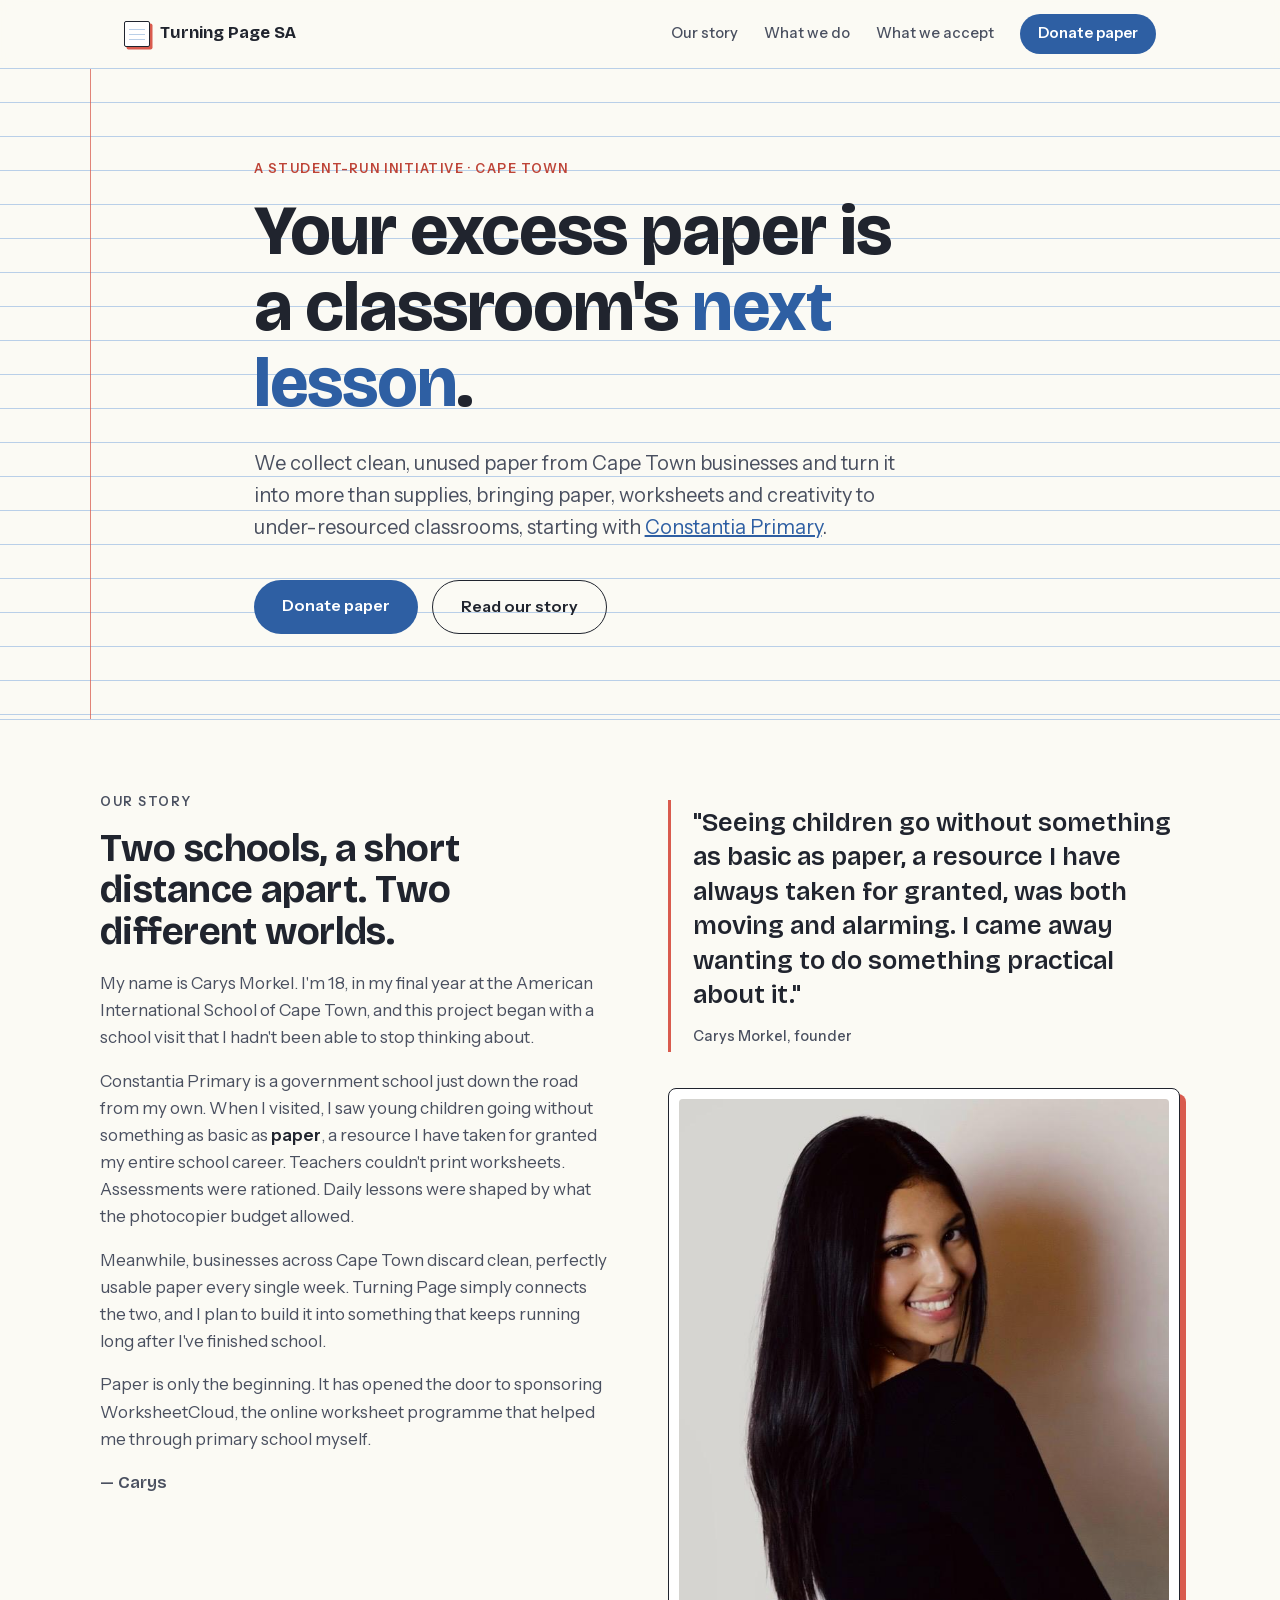
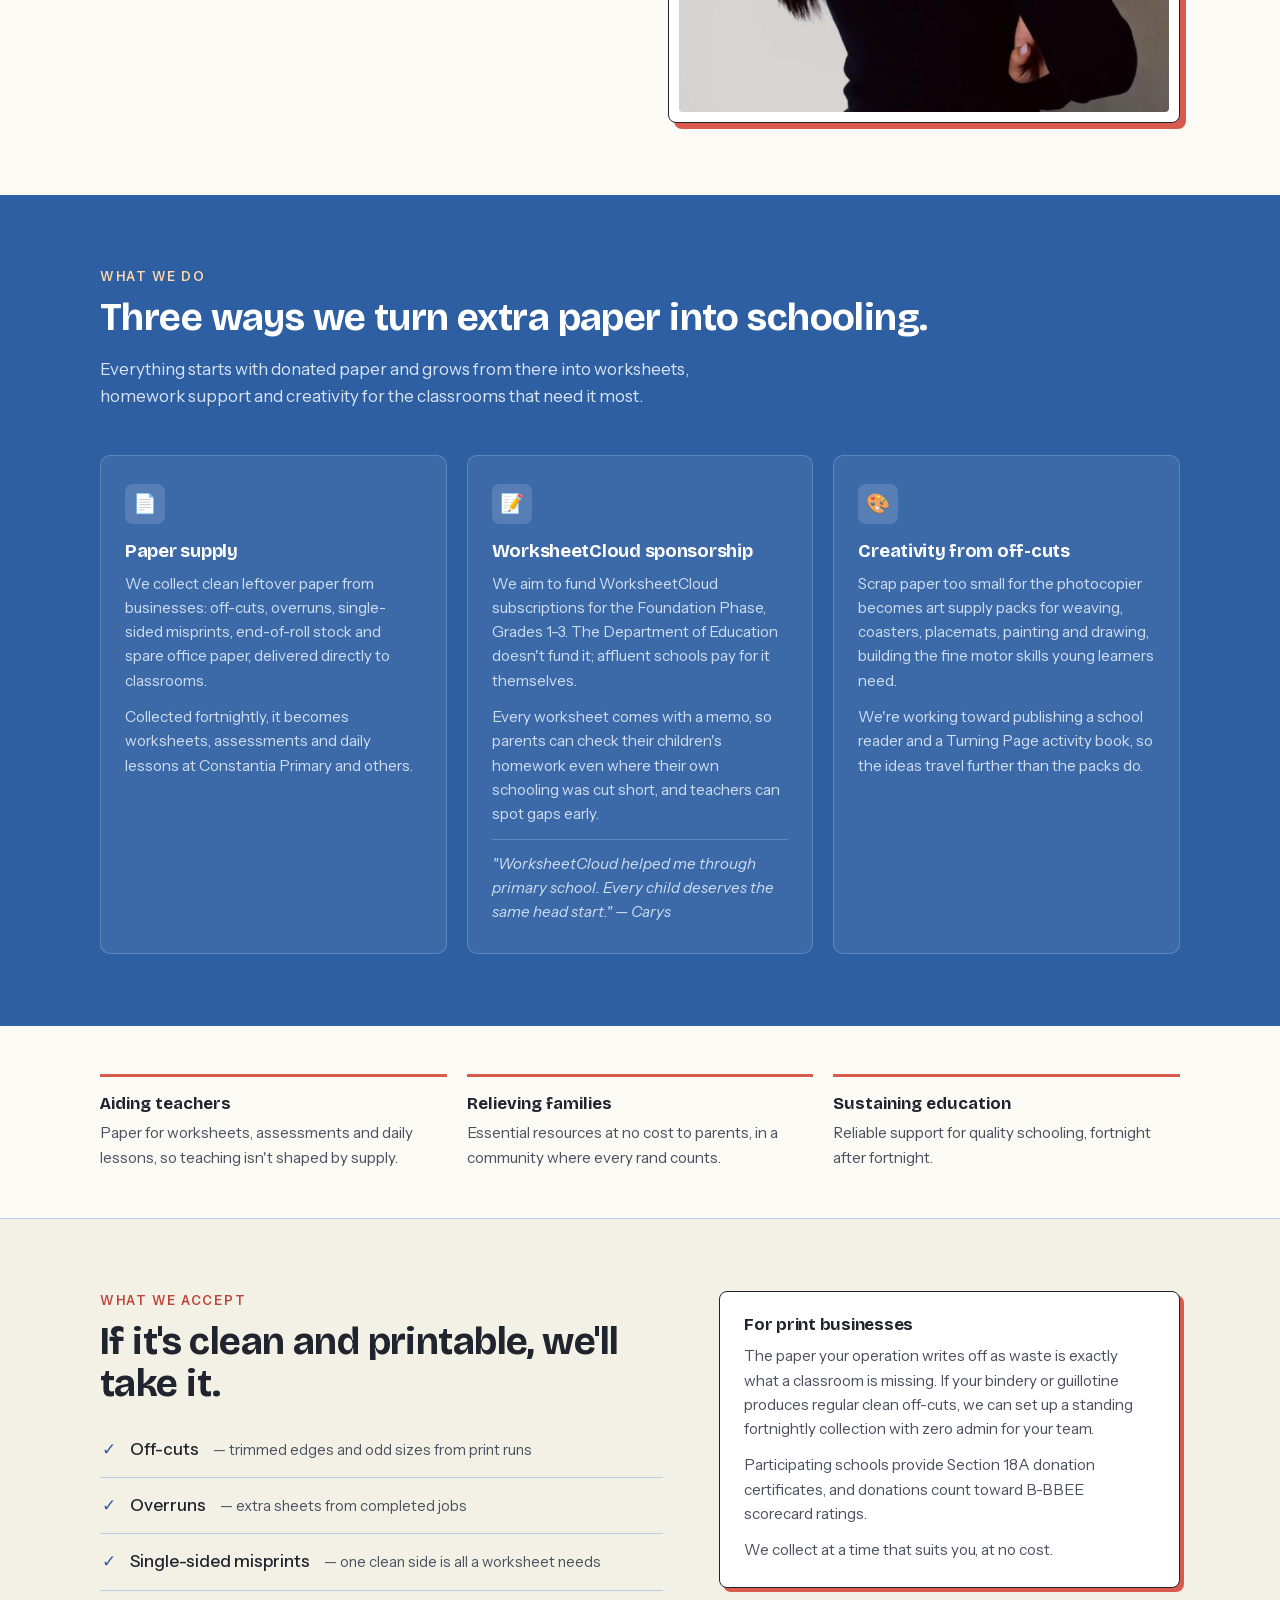
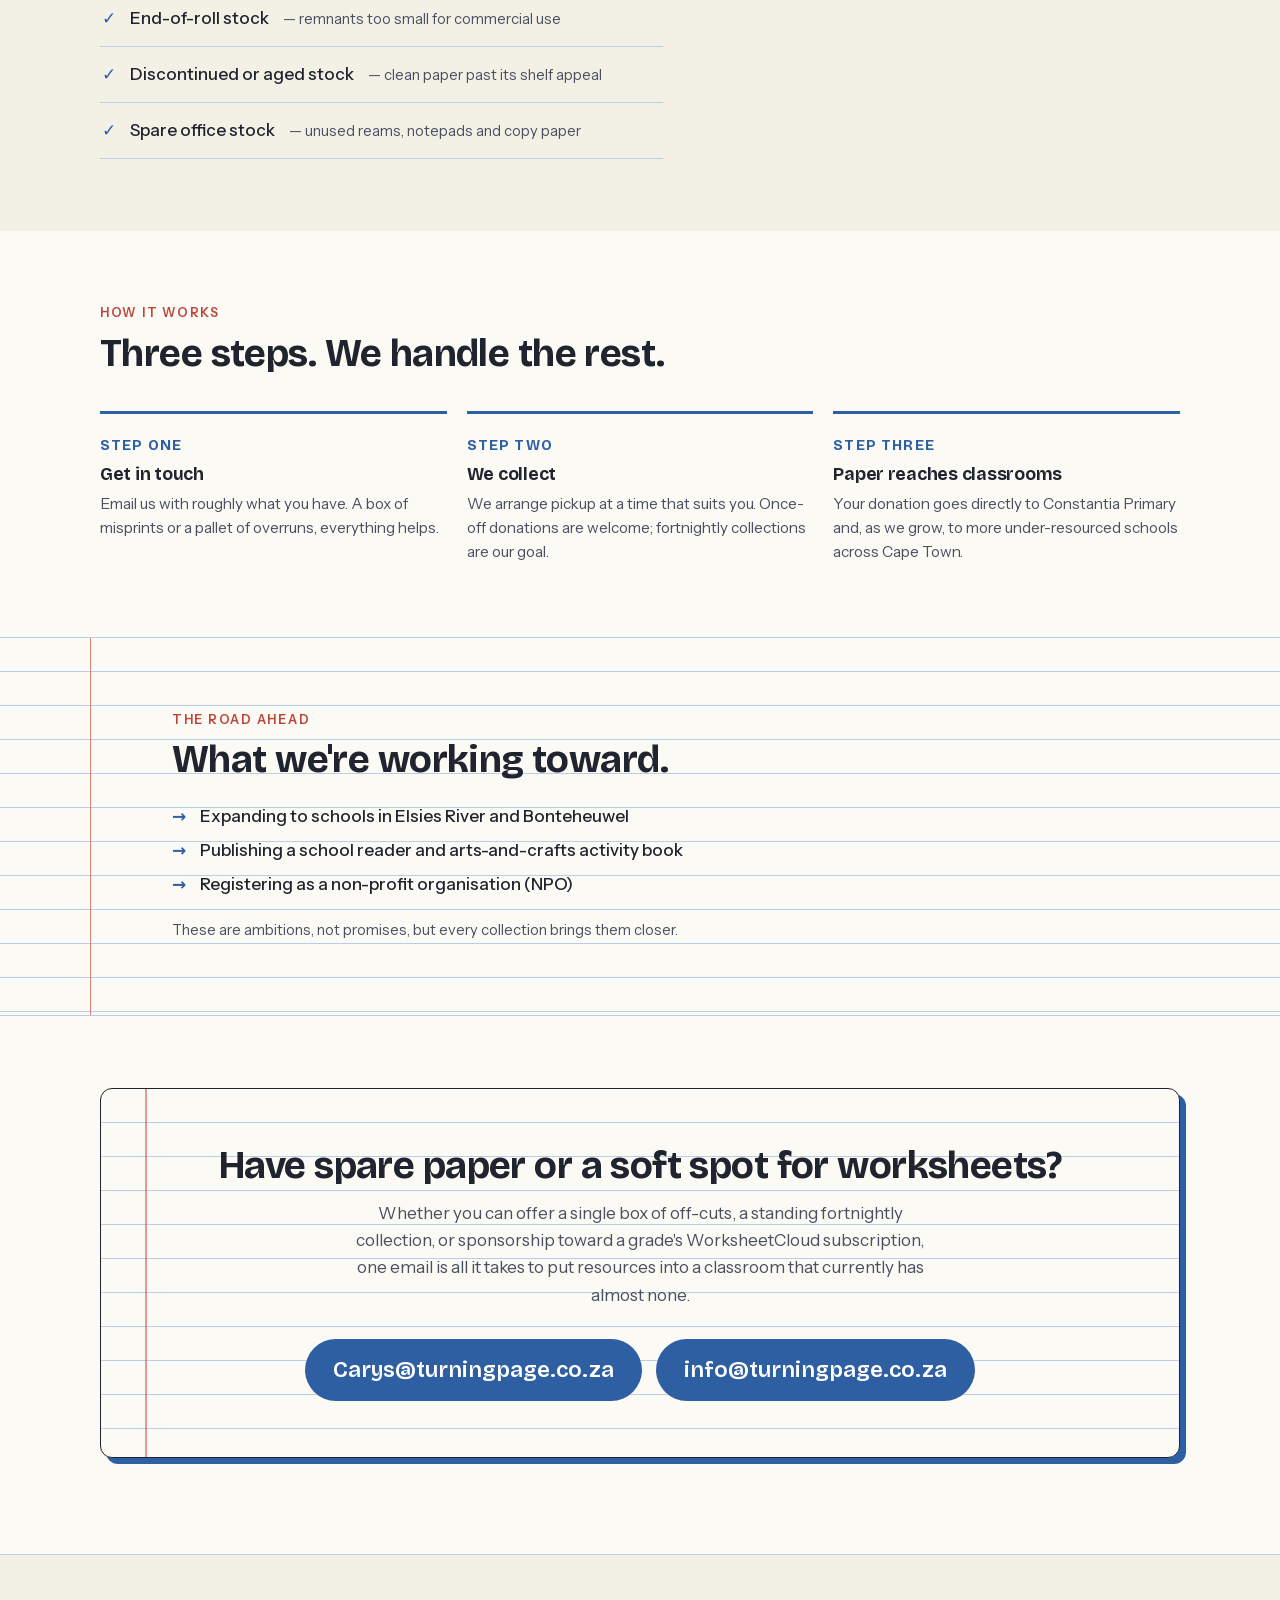
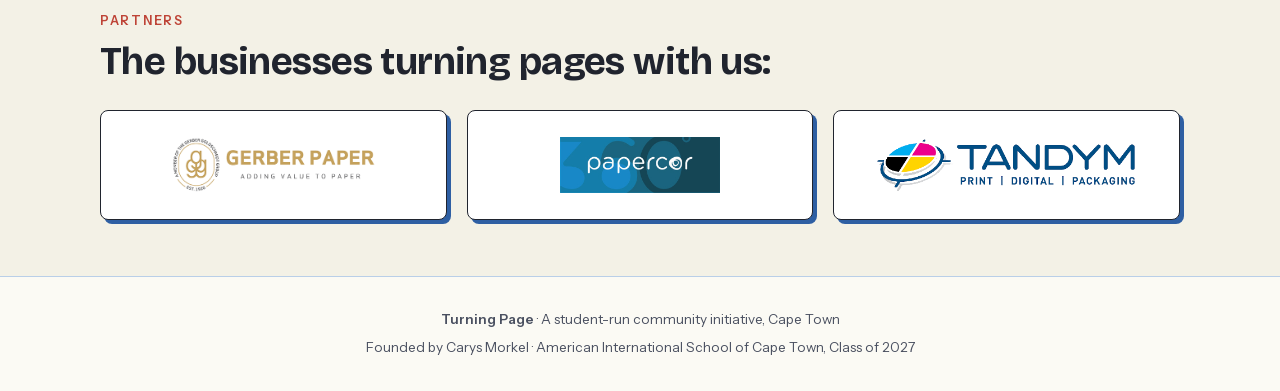
<file: index.html>
<!DOCTYPE html>
<html lang="en">
<head>
<meta charset="UTF-8">
<meta name="viewport" content="width=device-width, initial-scale=1.0">
<title>Turning Page — Paper, worksheets and creativity for Cape Town classrooms</title>
<meta name="description" content="Student-run Cape Town initiative delivering spare paper, WorksheetCloud sponsorships and creativity packs to under-resourced schools.">
<!-- NOTE: replace https://turningpage.co.za with the live domain after deploy — see README -->
<link rel="canonical" href="https://turningpage.co.za/">

<!-- Icons -->
<link rel="icon" type="image/svg+xml" href="assets/img/favicon.svg">
<link rel="apple-touch-icon" href="assets/img/apple-touch-icon.png">

<!-- Social sharing (NOTE: replace https://turningpage.co.za with the live domain after deploy — see README) -->
<meta property="og:type" content="website">
<meta property="og:site_name" content="Turning Page">
<meta property="og:title" content="Turning Page — Paper, worksheets and creativity for Cape Town classrooms">
<meta property="og:description" content="A student-run initiative redirecting clean excess paper from businesses to under-resourced Cape Town schools, starting with Constantia Primary.">
<meta property="og:url" content="https://turningpage.co.za/">
<meta property="og:image" content="https://turningpage.co.za/assets/img/og.png">
<meta property="og:image:width" content="1200">
<meta property="og:image:height" content="630">
<meta name="twitter:card" content="summary_large_image">
<meta name="twitter:title" content="Turning Page — Paper, worksheets and creativity for Cape Town classrooms">
<meta name="twitter:description" content="A student-run initiative redirecting clean excess paper from businesses to under-resourced Cape Town schools, starting with Constantia Primary.">
<meta name="twitter:image" content="https://turningpage.co.za/assets/img/og.png">

<link rel="preload" href="assets/fonts/bricolage-grotesque-latin.woff2" as="font" type="font/woff2" crossorigin>
<link rel="stylesheet" href="css/style.css">
<script type="application/ld+json">
{
  "@context": "https://schema.org",
  "@type": "Organization",
  "name": "Turning Page",
  "description": "A student-run community initiative delivering spare paper, WorksheetCloud sponsorships and creativity packs to under-resourced Cape Town schools.",
  "founder": { "@type": "Person", "name": "Carys Morkel" },
  "foundingDate": "2026",
  "areaServed": { "@type": "City", "name": "Cape Town" },
  "email": "Carys@turningpage.co.za",
  "url": "https://turningpage.co.za/",
  "logo": "https://turningpage.co.za/assets/img/apple-touch-icon.png"
}
</script>
</head>
<body>

<a class="skip-link" href="#main">Skip to content</a>

<!-- SECTION: nav -->
<nav aria-label="Main">
  <div class="nav-inner">
    <a class="logo" href="#top"><span class="logo-mark" aria-hidden="true"></span>Turning Page SA</a>
    <div class="nav-links">
      <a href="#story">Our story</a>
      <a href="#programmes">What we do</a>
      <a href="#accept">What we accept</a>
      <a href="#contact" class="nav-cta">Donate paper</a>
    </div>
  </div>
</nav>

<!-- SECTION: hero -->
<header class="hero" id="top">
  <div class="hero-inner">
    <span class="hero-eyebrow">A student-run initiative · Cape Town</span>
    <h1>Your excess paper is a classroom's <em>next lesson</em>.</h1>
    <p class="lede">We collect clean, unused paper from Cape Town businesses and turn it into more than supplies, bringing paper, worksheets and creativity to under-resourced classrooms, starting with <a href="https://www.constantiaprimary.co.za" target="_blank" rel="noopener">Constantia Primary</a>.</p>
    <div class="hero-actions">
      <a class="btn btn-primary" href="#contact">Donate paper</a>
      <a class="btn btn-ghost" href="#story">Read our story</a>
    </div>
  </div>
</header>

<main id="main">

<!-- SECTION: story -->
<section class="story" id="story">
  <div class="wrap story-grid">
    <div class="reveal">
      <p class="eyebrow">Our story</p>
      <h2>Two schools, a short distance apart. Two different worlds.</h2>
      <p>My name is Carys Morkel. I'm 18, in my final year at the American International School of Cape Town, and this project began with a school visit that I hadn't been able to stop thinking about.</p>
      <p>Constantia Primary is a government school just down the road from my own. When I visited, I saw young children going without something as basic as <strong>paper</strong>, a resource I have taken for granted my entire school career. Teachers couldn't print worksheets. Assessments were rationed. Daily lessons were shaped by what the photocopier budget allowed.</p>
      <p>Meanwhile, businesses across Cape Town discard clean, perfectly usable paper every single week. Turning Page simply connects the two, and I plan to build it into something that keeps running long after I've finished school.</p>
      <p>Paper is only the beginning. It has opened the door to sponsoring WorksheetCloud, the online worksheet programme that helped me through primary school myself.</p>
      <p class="story-sign">— Carys</p>
    </div>
    <div class="reveal">
      <blockquote class="pullquote">
        "Seeing children go without something as basic as paper, a resource I have always taken for granted, was both moving and alarming. I came away wanting to do something practical about it."
        <small>Carys Morkel, founder</small>
      </blockquote>
      <!-- PHOTO SLOT: replace assets/img/story.jpg to change this photo -->
      <figure class="photo-slot photo-portrait reveal">
        <div class="photo-frame">
          <img src="assets/img/story.jpg" alt="Carys Morkel, founder of Turning Page" width="721" height="967">
          <div class="photo-fallback"><span class="logo-mark" aria-hidden="true"></span><span>Photo coming soon</span></div>
        </div>
      </figure>
    </div>
  </div>
</section>

<!-- SECTION: programmes (What we do) -->
<section class="programmes" id="programmes">
  <div class="wrap">
    <p class="eyebrow reveal">What we do</p>
    <h2 class="reveal">Three ways we turn extra paper into schooling.</h2>
    <p class="programmes-intro reveal">Everything starts with donated paper and grows from there into worksheets, homework support and creativity for the classrooms that need it most.</p>
    <div class="programmes-grid">
      <div class="programme-card reveal">
        <div class="icon" aria-hidden="true">📄</div>
        <h3>Paper supply</h3>
        <p>We collect clean leftover paper from businesses: off-cuts, overruns, single-sided misprints, end-of-roll stock and spare office paper, delivered directly to classrooms.</p>
        <p>Collected fortnightly, it becomes worksheets, assessments and daily lessons at Constantia Primary and others.</p>
      </div>
      <div class="programme-card reveal">
        <div class="icon" aria-hidden="true">📝</div>
        <h3>WorksheetCloud sponsorship</h3>
        <p>We aim to fund WorksheetCloud subscriptions for the Foundation Phase, Grades 1–3. The Department of Education doesn't fund it; affluent schools pay for it themselves.</p>
        <p>Every worksheet comes with a memo, so parents can check their children's homework even where their own schooling was cut short, and teachers can spot gaps early.</p>
        <p class="programme-quote">"WorksheetCloud helped me through primary school. Every child deserves the same head start." — Carys</p>
      </div>
      <div class="programme-card reveal">
        <div class="icon" aria-hidden="true">🎨</div>
        <h3>Creativity from off-cuts</h3>
        <p>Scrap paper too small for the photocopier becomes art supply packs for weaving, coasters, placemats, painting and drawing, building the fine motor skills young learners need.</p>
        <p>We're working toward publishing a school reader and a Turning Page activity book, so the ideas travel further than the packs do.</p>
      </div>
    </div>
  </div>
</section>

<!-- SECTION: impact strip -->
<section class="impact-strip" id="impact" aria-label="Impact">
  <div class="wrap">
    <ul class="impact-points">
      <li class="reveal"><strong>Aiding teachers</strong> Paper for worksheets, assessments and daily lessons, so teaching isn't shaped by supply.</li>
      <li class="reveal"><strong>Relieving families</strong> Essential resources at no cost to parents, in a community where every rand counts.</li>
      <li class="reveal"><strong>Sustaining education</strong> Reliable support for quality schooling, fortnight after fortnight.</li>
    </ul>
  </div>
</section>

<!-- SECTION: accept (What we accept) -->
<section class="accept" id="accept">
  <div class="wrap accept-grid">
    <div class="reveal">
      <p class="eyebrow">What we accept</p>
      <h2>If it's clean and printable, we'll take it.</h2>
      <ul class="accept-list">
        <li>Off-cuts <span>— trimmed edges and odd sizes from print runs</span></li>
        <li>Overruns <span>— extra sheets from completed jobs</span></li>
        <li>Single-sided misprints <span>— one clean side is all a worksheet needs</span></li>
        <li>End-of-roll stock <span>— remnants too small for commercial use</span></li>
        <li>Discontinued or aged stock <span>— clean paper past its shelf appeal</span></li>
        <li>Spare office stock <span>— unused reams, notepads and copy paper</span></li>
      </ul>
    </div>
    <div class="reveal">
      <div class="accept-note">
        <h3>For print businesses</h3>
        <p>The paper your operation writes off as waste is exactly what a classroom is missing. If your bindery or guillotine produces regular clean off-cuts, we can set up a standing fortnightly collection with zero admin for your team.</p>
        <p>Participating schools provide Section 18A donation certificates, and donations count toward B-BBEE scorecard ratings.</p>
        <p>We collect at a time that suits you, at no cost.</p>
      </div>
    </div>
  </div>
</section>

<!-- SECTION: how it works -->
<section class="how">
  <div class="wrap">
    <p class="eyebrow reveal">How it works</p>
    <h2 class="reveal">Three steps. We handle the rest.</h2>
    <div class="steps">
      <div class="step reveal">
        <div class="step-num">Step one</div>
        <h3>Get in touch</h3>
        <p>Email us with roughly what you have. A box of misprints or a pallet of overruns, everything helps.</p>
      </div>
      <div class="step reveal">
        <div class="step-num">Step two</div>
        <h3>We collect</h3>
        <p>We arrange pickup at a time that suits you. Once-off donations are welcome; fortnightly collections are our goal.</p>
      </div>
      <div class="step reveal">
        <div class="step-num">Step three</div>
        <h3>Paper reaches classrooms</h3>
        <p>Your donation goes directly to Constantia Primary and, as we grow, to more under-resourced schools across Cape Town.</p>
      </div>
    </div>
  </div>
</section>

<!-- SECTION: road ahead -->
<section class="road" id="road">
  <div class="wrap">
    <p class="eyebrow reveal">The road ahead</p>
    <h2 class="reveal">What we're working toward.</h2>
    <ul class="road-list reveal">
      <li>Expanding to schools in Elsies River and Bonteheuwel</li>
      <li>Publishing a school reader and arts-and-crafts activity book</li>
      <li>Registering as a non-profit organisation (NPO)</li>
    </ul>
    <p class="road-note reveal">These are ambitions, not promises, but every collection brings them closer.</p>
  </div>
</section>

<!-- SECTION: contact -->
<section class="contact" id="contact">
  <div class="wrap">
    <div class="contact-card reveal">
      <h2>Have spare paper or a soft spot for worksheets?</h2>
      <p>Whether you can offer a single box of off-cuts, a standing fortnightly collection, or sponsorship toward a grade's WorksheetCloud subscription, one email is all it takes to put resources into a classroom that currently has almost none.</p>
      <div class="contact-actions">
        <a class="btn btn-primary contact-email" href="mailto:Carys@turningpage.co.za?subject=Paper%20donation%20%E2%80%94%20Turning%20Page">Carys@turningpage.co.za</a>
        <a class="btn btn-primary contact-email" href="mailto:info@turningpage.co.za?subject=Paper%20donation%20%E2%80%94%20Turning%20Page">info@turningpage.co.za</a>
      </div>
    </div>
  </div>
</section>

<!-- SECTION: partners -->
<section class="partners" aria-label="Partners">
  <div class="wrap">
    <p class="eyebrow reveal">Partners</p>
    <h2 class="reveal">The businesses turning pages with us:</h2>
    <div class="partners-row">
      <div class="partner-tile reveal"><img src="assets/img/gerber-paper-logo.png" alt="Gerber Paper" width="500" height="137"></div>
      <div class="partner-tile reveal"><img src="assets/img/papercor-logo.jpg" alt="Papercor" width="567" height="199"></div>
      <div class="partner-tile reveal"><img src="assets/img/tandym-logo.png" alt="Tandym Print" width="472" height="100"></div>
    </div>
  </div>
</section>

</main>

<!-- SECTION: footer -->
<footer>
  <div class="foot-line"><strong>Turning Page</strong> · A student-run community initiative, Cape Town</div>
  <div>Founded by Carys Morkel · American International School of Cape Town, Class of 2027</div>
</footer>

<script src="js/main.js"></script>

<!-- Cloudflare Web Analytics (privacy-friendly, no cookie banner needed).
     After signing up, paste your token over PASTE-TOKEN-HERE and remove this
     comment wrapper — see README "Visitor stats".
<script defer src="https://static.cloudflareinsights.com/beacon.min.js" data-cf-beacon='{"token": "PASTE-TOKEN-HERE"}'></script>
-->
</body>
</html>
</file>
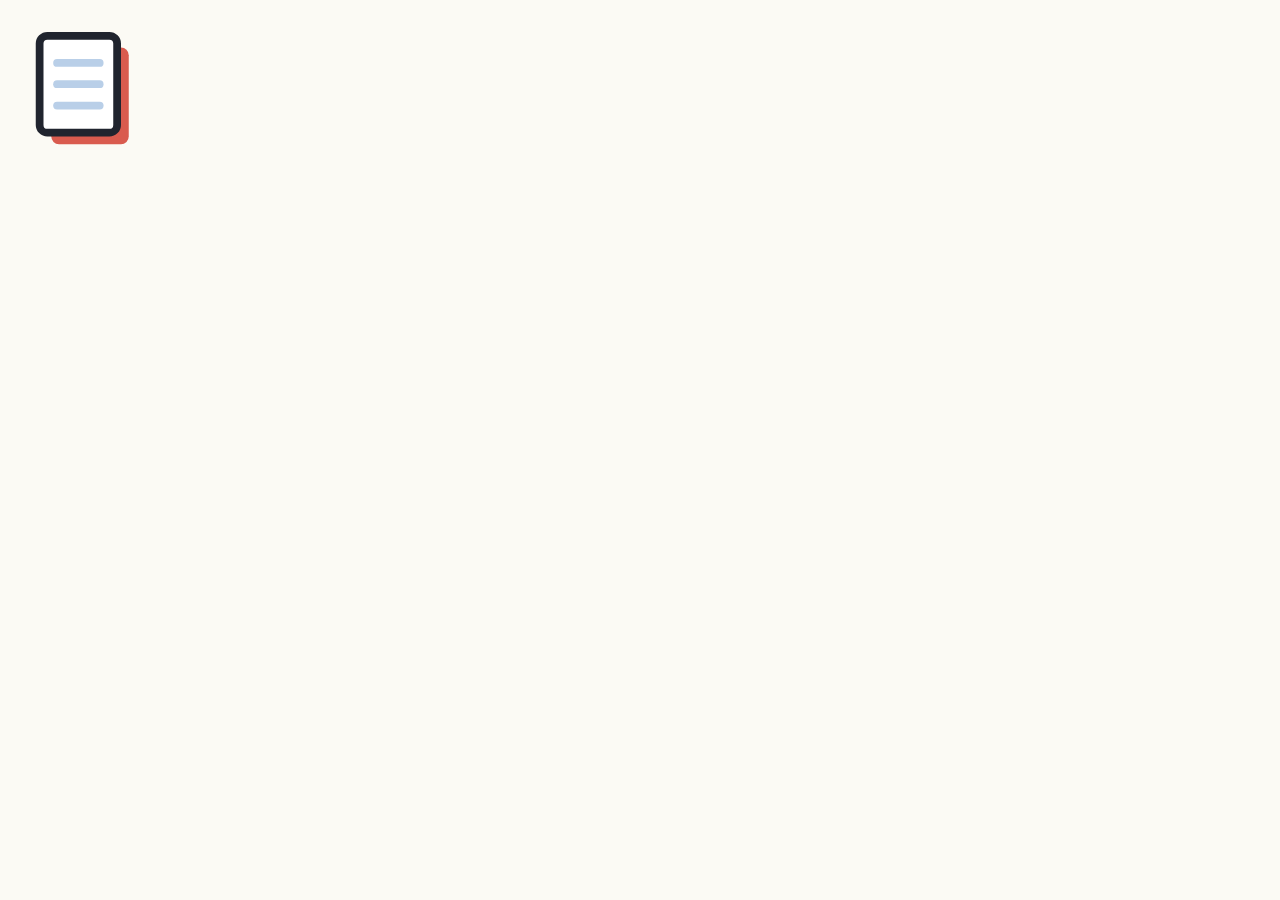
<file: assets/img/icon-source.html>
<!DOCTYPE html>
<html lang="en">
<head>
<meta charset="UTF-8">
<title>apple-touch-icon source — render at 180x180</title>
<style>
  html,body{margin:0;padding:0}
  body{
    width:180px;height:180px;background:#FBFAF4;
    display:flex;align-items:center;justify-content:center;
  }
  svg{width:124px;height:124px}
</style>
</head>
<body>
<svg xmlns="http://www.w3.org/2000/svg" viewBox="0 0 32 32">
  <rect x="6" y="5" width="20" height="25" rx="2" fill="#D95B4E"/>
  <rect x="3" y="2" width="20" height="25" rx="2" fill="#FFFFFF" stroke="#20242E" stroke-width="2"/>
  <g stroke="#B9CFE8" stroke-width="2" stroke-linecap="round">
    <line x1="7.5" y1="9" x2="18.5" y2="9"/>
    <line x1="7.5" y1="14.5" x2="18.5" y2="14.5"/>
    <line x1="7.5" y1="20" x2="18.5" y2="20"/>
  </g>
</svg>
</body>
</html>
</file>
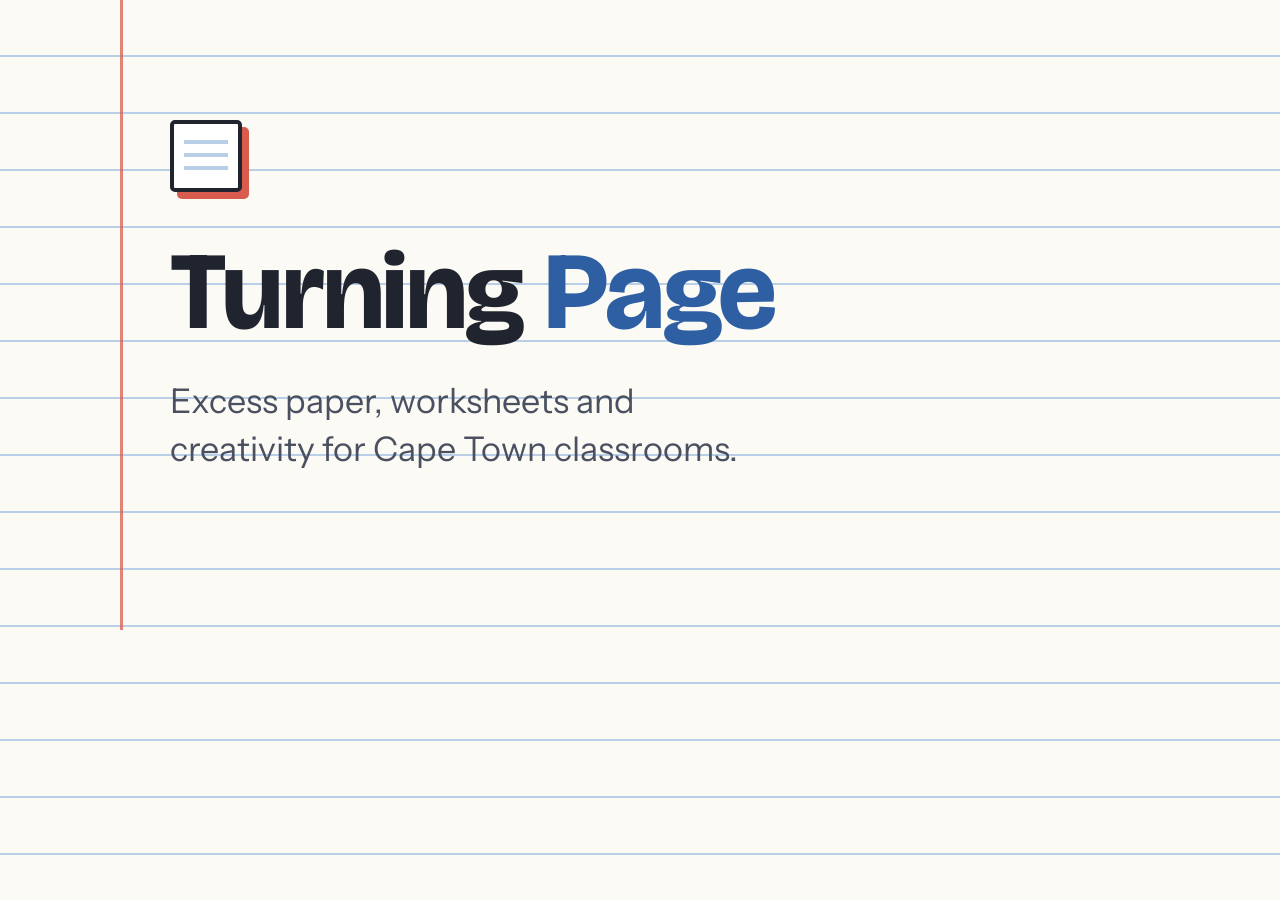
<file: assets/img/og-source.html>
<!DOCTYPE html>
<html lang="en">
<head>
<meta charset="UTF-8">
<title>og.png source — render at 1200x630 with a headless browser screenshot</title>
<link href="https://fonts.googleapis.com/css2?family=Bricolage+Grotesque:opsz,wght@12..96,300..800&family=Instrument+Sans:wght@400;500;600&display=swap" rel="stylesheet">
<style>
  html,body{margin:0;padding:0}
  body{
    width:1200px;height:630px;overflow:hidden;position:relative;
    background:
      linear-gradient(#FBFAF4 0,#FBFAF4 55px,#B9CFE8 55px,#B9CFE8 57px);
    background-size:100% 57px;
    background-color:#FBFAF4;
    font-family:'Instrument Sans',system-ui,sans-serif;color:#20242E;
  }
  .margin-line{
    position:absolute;top:0;bottom:0;left:120px;width:3px;
    background:#D95B4E;opacity:.75;
  }
  .content{
    position:absolute;left:170px;top:120px;right:80px;
  }
  .mark{
    width:64px;height:64px;background:#fff;border:4px solid #20242E;
    border-radius:5px;position:relative;
    box-shadow:7px 7px 0 #D95B4E;margin-bottom:44px;
  }
  .mark::before{
    content:"";position:absolute;left:10px;right:10px;top:16px;height:4px;
    background:#B9CFE8;box-shadow:0 13px 0 #B9CFE8,0 26px 0 #B9CFE8;
  }
  h1{
    font-family:'Bricolage Grotesque',sans-serif;font-weight:750;
    font-size:110px;line-height:1.02;letter-spacing:-0.015em;margin:0 0 30px;
  }
  h1 em{font-style:normal;color:#2E5FA3}
  p{
    font-size:34px;color:#4A5060;margin:0;max-width:26ch;line-height:1.4;
  }
</style>
</head>
<body>
  <div class="margin-line"></div>
  <div class="content">
    <div class="mark"></div>
    <h1>Turning <em>Page</em></h1>
    <p>Excess paper, worksheets and creativity for Cape Town classrooms.</p>
  </div>
</body>
</html>
</file>
<file: css/style.css>
/* ---------- Self-hosted fonts (latin subsets, variable) ---------- */
@font-face{
  font-family:'Bricolage Grotesque';
  font-style:normal;
  font-weight:300 800;
  font-display:swap;
  src:url('../assets/fonts/bricolage-grotesque-latin.woff2') format('woff2');
  unicode-range:U+0000-00FF,U+0131,U+0152-0153,U+02BB-02BC,U+02C6,U+02DA,U+02DC,U+0304,U+0308,U+0329,U+2000-206F,U+20AC,U+2122,U+2191,U+2193,U+2212,U+2215,U+FEFF,U+FFFD;
}
@font-face{
  font-family:'Instrument Sans';
  font-style:normal;
  font-weight:400 600;
  font-display:swap;
  src:url('../assets/fonts/instrument-sans-latin.woff2') format('woff2');
  unicode-range:U+0000-00FF,U+0131,U+0152-0153,U+02BB-02BC,U+02C6,U+02DA,U+02DC,U+0304,U+0308,U+0329,U+2000-206F,U+20AC,U+2122,U+2191,U+2193,U+2212,U+2215,U+FEFF,U+FFFD;
}
@font-face{
  font-family:'Instrument Sans';
  font-style:italic;
  font-weight:400;
  font-display:swap;
  src:url('../assets/fonts/instrument-sans-italic-latin.woff2') format('woff2');
  unicode-range:U+0000-00FF,U+0131,U+0152-0153,U+02BB-02BC,U+02C6,U+02DA,U+02DC,U+0304,U+0308,U+0329,U+2000-206F,U+20AC,U+2122,U+2191,U+2193,U+2212,U+2215,U+FEFF,U+FFFD;
}

:root{
  --paper:#FBFAF4;
  --paper-deep:#F3F1E6;
  --ink:#20242E;
  --ink-soft:#4A5060;
  --rule-blue:#B9CFE8;
  --margin-red:#D95B4E;
  --margin-red-text:#BE4437; /* darker variant for small text — AA on --paper and --paper-deep */
  --school-blue:#2E5FA3;
  --school-blue-deep:#1F4478;
  --line-gap:34px;
}
*{margin:0;padding:0;box-sizing:border-box}
.skip-link{
  position:absolute;left:-9999px;top:0;z-index:100;
  background:var(--ink);color:var(--paper);font-weight:600;
  padding:10px 18px;border-radius:0 0 8px 0;text-decoration:none;
}
.skip-link:focus{left:0}
html{scroll-behavior:smooth;scroll-padding-top:70px}
body{
  font-family:'Instrument Sans',system-ui,sans-serif;
  background:var(--paper);
  color:var(--ink);
  line-height:1.6;
  font-size:17px;
}
h1,h2,h3{font-family:'Bricolage Grotesque',sans-serif;line-height:1.08;letter-spacing:-0.015em}
a{color:var(--school-blue)}
img{max-width:100%;display:block}

/* ---------- Nav ---------- */
nav{
  position:sticky;top:0;z-index:50;
  background:rgba(251,250,244,0.92);
  backdrop-filter:blur(8px);
  border-bottom:1px solid var(--rule-blue);
}
.nav-inner{
  max-width:1080px;margin:0 auto;
  display:flex;align-items:center;justify-content:space-between;
  padding:14px 24px;
}
.logo{
  font-family:'Bricolage Grotesque',sans-serif;
  font-weight:700;font-size:1.05rem;color:var(--ink);
  text-decoration:none;display:flex;align-items:center;gap:10px;
}
.logo-mark{
  width:26px;height:26px;background:#fff;border:1.5px solid var(--ink);
  border-radius:2px;position:relative;flex-shrink:0;
  box-shadow:2.5px 2.5px 0 var(--margin-red);
}
.logo-mark::before{
  content:"";position:absolute;left:4px;right:4px;top:7px;height:1.5px;
  background:var(--rule-blue);box-shadow:0 5px 0 var(--rule-blue),0 10px 0 var(--rule-blue);
}
.nav-links{display:flex;gap:26px;align-items:center}
.nav-links a{
  text-decoration:none;color:var(--ink-soft);font-size:0.92rem;font-weight:500;
}
.nav-links a:hover{color:var(--ink)}
.nav-cta{
  background:var(--school-blue);color:#fff !important;
  padding:8px 18px;border-radius:999px;font-weight:600 !important;
  transition:background .15s ease;
}
.nav-cta:hover{background:var(--school-blue-deep)}
@media(max-width:680px){.nav-links a:not(.nav-cta){display:none}}

/* ---------- Hero: the exercise-book page ---------- */
.hero{
  position:relative;overflow:hidden;
  background:
    linear-gradient(var(--paper) 0,var(--paper) calc(var(--line-gap) - 1px),var(--rule-blue) calc(var(--line-gap) - 1px),var(--rule-blue) var(--line-gap));
  background-size:100% var(--line-gap);
  border-bottom:1px solid var(--rule-blue);
}
.hero::before{ /* red margin line */
  content:"";position:absolute;top:0;bottom:0;left:clamp(28px,7vw,110px);
  width:1.5px;background:var(--margin-red);opacity:.75;
}
.hero-inner{
  max-width:1080px;margin:0 auto;
  padding:calc(var(--line-gap)*2.5) 24px calc(var(--line-gap)*2.5) clamp(56px,12vw,160px);
}
.hero-eyebrow{
  display:inline-block;font-size:0.8rem;font-weight:600;letter-spacing:0.12em;
  text-transform:uppercase;color:var(--margin-red-text);margin-bottom:14px;
}
.hero h1{
  font-size:clamp(2.4rem,6vw,4.4rem);font-weight:750;max-width:15ch;
  margin-bottom:calc(var(--line-gap)*0.75);
}
.hero h1 em{font-style:normal;color:var(--school-blue)}
.hero p.lede{
  font-size:clamp(1.05rem,2vw,1.25rem);color:var(--ink-soft);max-width:52ch;
  margin-bottom:calc(var(--line-gap)*1.1);
}
.hero-actions{display:flex;gap:14px;flex-wrap:wrap}
.btn{
  display:inline-block;text-decoration:none;font-weight:600;font-size:1rem;
  padding:13px 28px;border-radius:999px;transition:all .15s ease;
}
.btn-primary{background:var(--school-blue);color:#fff}
.btn-primary:hover{background:var(--school-blue-deep);transform:translateY(-1px)}
.btn-ghost{border:1.5px solid var(--ink);color:var(--ink)}
.btn-ghost:hover{background:var(--ink);color:var(--paper)}

/* ---------- Section scaffolding ---------- */
section{padding:72px 24px}
.wrap{max-width:1080px;margin:0 auto}
.eyebrow{
  font-size:0.78rem;font-weight:600;letter-spacing:0.14em;text-transform:uppercase;
  color:var(--margin-red-text);margin-bottom:10px;
}
h2{font-size:clamp(1.7rem,3.5vw,2.4rem);font-weight:700;margin-bottom:18px}

/* ---------- Story ---------- */
.story{background:var(--paper)}
.story-grid{display:grid;grid-template-columns:1fr 1fr;gap:56px;align-items:start}
@media(max-width:820px){.story-grid{grid-template-columns:1fr}}
.story p{margin-bottom:16px;color:var(--ink-soft)}
.story p strong{color:var(--ink)}
.story-sign{
  font-family:'Bricolage Grotesque',sans-serif;font-weight:600;
  color:var(--ink);margin-top:8px;
}
.pullquote{
  border-left:3px solid var(--margin-red);
  padding:6px 0 6px 22px;margin:8px 0 0;
  font-family:'Bricolage Grotesque',sans-serif;
  font-size:clamp(1.25rem,2.4vw,1.6rem);font-weight:600;line-height:1.35;
  color:var(--ink);
}
.pullquote small{
  display:block;margin-top:14px;font-family:'Instrument Sans',sans-serif;
  font-size:0.9rem;font-weight:500;color:var(--ink-soft);
}

/* ---------- Collected-so-far tally band (rendered by js/main.js when KG_COLLECTED is set) ---------- */
.tally{
  background:var(--paper-deep);
  border-top:1px solid var(--rule-blue);
  border-bottom:1px solid var(--rule-blue);
  padding:44px 24px;text-align:center;
}
.tally-num{
  font-family:'Bricolage Grotesque',sans-serif;font-weight:750;
  font-size:clamp(2.6rem,6vw,4rem);line-height:1.05;color:var(--school-blue);
  font-variant-numeric:tabular-nums;
}
.tally-label{
  margin-top:6px;font-size:0.95rem;font-weight:500;color:var(--ink-soft);
  letter-spacing:0.02em;
}

/* ---------- What we do (programmes) ---------- */
.programmes{background:var(--school-blue);color:#fff}
.programmes .eyebrow{color:#FFD9A8}
.programmes h2{color:#fff}
.programmes-intro{max-width:60ch;color:#D8E4F5;margin-bottom:44px}
.programmes-grid{display:grid;grid-template-columns:repeat(3,1fr);gap:20px}
@media(max-width:820px){.programmes-grid{grid-template-columns:1fr}}
.programme-card{
  background:rgba(255,255,255,0.07);
  border:1px solid rgba(255,255,255,0.18);
  border-radius:10px;padding:28px 24px;
  display:flex;flex-direction:column;
}
.programme-card h3{font-size:1.15rem;margin-bottom:10px;color:#fff}
.programme-card p{font-size:0.95rem;color:#CFDDF2;margin-bottom:12px}
.programme-card p:last-child{margin-bottom:0}
.programme-card .icon{
  width:40px;height:40px;border-radius:8px;margin-bottom:18px;
  background:rgba(255,255,255,0.14);display:flex;align-items:center;justify-content:center;
  font-size:1.2rem;
}
.programme-quote{
  margin-top:auto;padding:12px 0 0;
  border-top:1px solid rgba(255,255,255,0.18);
  font-size:0.92rem;font-style:italic;color:#FFE6C4;
}

/* ---------- Photo slots ---------- */
.photo-slot{
  background:#fff;border:1.5px solid var(--ink);border-radius:8px;
  padding:10px;margin:0;
}
.photo-slot .photo-frame{
  position:relative;overflow:hidden;border-radius:4px;
  background:
    linear-gradient(var(--paper) 0,var(--paper) calc(var(--line-gap)/2 - 1px),var(--rule-blue) calc(var(--line-gap)/2 - 1px),var(--rule-blue) calc(var(--line-gap)/2));
  background-size:100% calc(var(--line-gap)/2);
  background-color:var(--paper);
  display:flex;align-items:center;justify-content:center;
}
.photo-slot .photo-frame::before{
  content:"";position:absolute;top:0;bottom:0;left:14%;
  width:1.5px;background:var(--margin-red);opacity:.5;
}
.photo-slot img{display:none;position:absolute;inset:0;width:100%;height:100%;object-fit:cover}
.photo-slot.has-photo img{display:block}
.photo-slot .photo-fallback{
  position:relative;text-align:center;padding:16px;
  display:flex;flex-direction:column;align-items:center;gap:10px;
}
.photo-slot.has-photo .photo-fallback{display:none}
.photo-slot .photo-fallback .logo-mark{width:30px;height:30px}
.photo-slot .photo-fallback span{
  font-size:0.82rem;font-weight:600;letter-spacing:0.08em;
  text-transform:uppercase;color:var(--ink-soft);
}
.photo-portrait{box-shadow:6px 6px 0 var(--margin-red);margin-top:36px}
.photo-portrait .photo-frame{aspect-ratio:4/5}

/* ---------- Impact strip ---------- */
.impact-strip{
  background:var(--paper);
  border-bottom:1px solid var(--rule-blue);
  padding:48px 24px;
}
.impact-points{
  display:grid;grid-template-columns:repeat(3,1fr);gap:20px;
  list-style:none;
}
@media(max-width:820px){.impact-points{grid-template-columns:1fr}}
.impact-points li{
  border-top:3px solid var(--margin-red);
  padding-top:14px;font-size:0.95rem;color:var(--ink-soft);
}
.impact-points li strong{
  display:block;font-family:'Bricolage Grotesque',sans-serif;
  font-size:1.05rem;color:var(--ink);margin-bottom:4px;
}

/* ---------- What we accept ---------- */
.accept{background:var(--paper-deep)}
.accept-grid{display:grid;grid-template-columns:1.1fr 0.9fr;gap:56px;align-items:start}
@media(max-width:820px){.accept-grid{grid-template-columns:1fr}}
.accept-list{list-style:none;display:grid;gap:0}
.accept-list li{
  padding:14px 2px;border-bottom:1px solid var(--rule-blue);
  display:flex;gap:14px;align-items:baseline;color:var(--ink);
  font-weight:500;
}
.accept-list li::before{content:"✓";color:var(--school-blue);font-weight:700}
.accept-list li span{font-weight:400;color:var(--ink-soft);font-size:0.92rem}
.accept-note{
  background:#fff;border:1.5px solid var(--ink);border-radius:8px;
  box-shadow:4px 4px 0 var(--margin-red);
  padding:24px;
}
.accept-note h3{font-size:1.05rem;margin-bottom:10px}
.accept-note p{font-size:0.95rem;color:var(--ink-soft);margin-bottom:12px}
.accept-note p:last-child{margin-bottom:0}

/* ---------- How it works ---------- */
.how{background:var(--paper)}
.steps{display:grid;grid-template-columns:repeat(3,1fr);gap:20px;margin-top:36px}
@media(max-width:820px){.steps{grid-template-columns:1fr}}
.step{
  border-top:3px solid var(--school-blue);
  padding-top:20px;
}
.step-num{
  font-family:'Bricolage Grotesque',sans-serif;font-weight:700;
  color:var(--school-blue);font-size:0.9rem;letter-spacing:0.08em;
  text-transform:uppercase;margin-bottom:8px;
}
.step h3{font-size:1.1rem;margin-bottom:8px}
.step p{font-size:0.95rem;color:var(--ink-soft)}

/* ---------- The road ahead ---------- */
.road{
  position:relative;overflow:hidden;
  background:
    linear-gradient(var(--paper) 0,var(--paper) calc(var(--line-gap) - 1px),var(--rule-blue) calc(var(--line-gap) - 1px),var(--rule-blue) var(--line-gap));
  background-size:100% var(--line-gap);
  background-color:var(--paper);
  border-top:1px solid var(--rule-blue);
  border-bottom:1px solid var(--rule-blue);
}
.road::before{
  content:"";position:absolute;top:0;bottom:0;left:clamp(28px,7vw,110px);
  width:1.5px;background:var(--margin-red);opacity:.75;
}
.road .wrap{
  padding-left:clamp(32px,6vw,72px);
}
.road-list{
  list-style:none;max-width:56ch;
}
.road-list li{
  display:flex;gap:14px;align-items:baseline;
  min-height:var(--line-gap);line-height:var(--line-gap);
  color:var(--ink);font-weight:500;
}
.road-list li::before{content:"→";color:var(--school-blue);font-weight:700;flex-shrink:0}
.road-note{margin-top:18px;font-size:0.92rem;color:var(--ink-soft);max-width:52ch}

/* ---------- Contact ---------- */
.contact{background:var(--paper);padding-bottom:96px}
.contact-card{
  background:
    linear-gradient(var(--paper) 0,var(--paper) calc(var(--line-gap) - 1px),var(--rule-blue) calc(var(--line-gap) - 1px),var(--rule-blue) var(--line-gap));
  background-size:100% var(--line-gap);
  background-color:var(--paper);
  border:1.5px solid var(--ink);border-radius:12px;
  box-shadow:6px 6px 0 var(--school-blue);
  padding:56px clamp(28px,6vw,72px);
  position:relative;overflow:hidden;
  text-align:center;
}
.contact-card::before{
  content:"";position:absolute;top:0;bottom:0;left:clamp(20px,4vw,44px);
  width:1.5px;background:var(--margin-red);opacity:.6;
}
.contact-card h2{margin-bottom:14px}
.contact-card p{max-width:54ch;margin:0 auto 30px;color:var(--ink-soft)}
.contact-actions{
  display:flex;gap:14px;flex-wrap:wrap;justify-content:center;
}
.contact-email{
  font-family:'Bricolage Grotesque',sans-serif;font-weight:600;
  font-size:clamp(1.05rem,2.4vw,1.4rem);
  max-width:100%;overflow-wrap:anywhere;
}
@media(max-width:420px){
  .contact-email{font-size:0.98rem;padding:13px 16px}
}

/* ---------- Partners ---------- */
.partners{
  background:var(--paper-deep);
  border-top:1px solid var(--rule-blue);
  padding:56px 24px;
}
.partners-row{
  display:grid;grid-template-columns:repeat(3,1fr);gap:20px;margin-top:28px;
}
@media(max-width:680px){.partners-row{grid-template-columns:1fr}}
.partner-tile{
  background:#fff;border:1.5px solid var(--ink);border-radius:8px;
  box-shadow:4px 4px 0 var(--school-blue);
  padding:24px 28px;display:flex;align-items:center;justify-content:center;
  min-height:110px;
}
.partner-tile img{max-height:56px;width:auto;max-width:100%}

/* ---------- Footer ---------- */
footer{
  border-top:1px solid var(--rule-blue);
  padding:32px 24px;text-align:center;
  font-size:0.85rem;color:var(--ink-soft);
}
footer .foot-line{margin-bottom:6px}

/* ---------- Motion ---------- */
.reveal{opacity:0;transform:translateY(14px);transition:opacity .6s ease,transform .6s ease}
.reveal.in{opacity:1;transform:none}
@media(prefers-reduced-motion:reduce){
  .reveal{opacity:1;transform:none;transition:none}
  html{scroll-behavior:auto}
}
:focus-visible{outline:2.5px solid var(--margin-red);outline-offset:3px;border-radius:4px}
</file>
